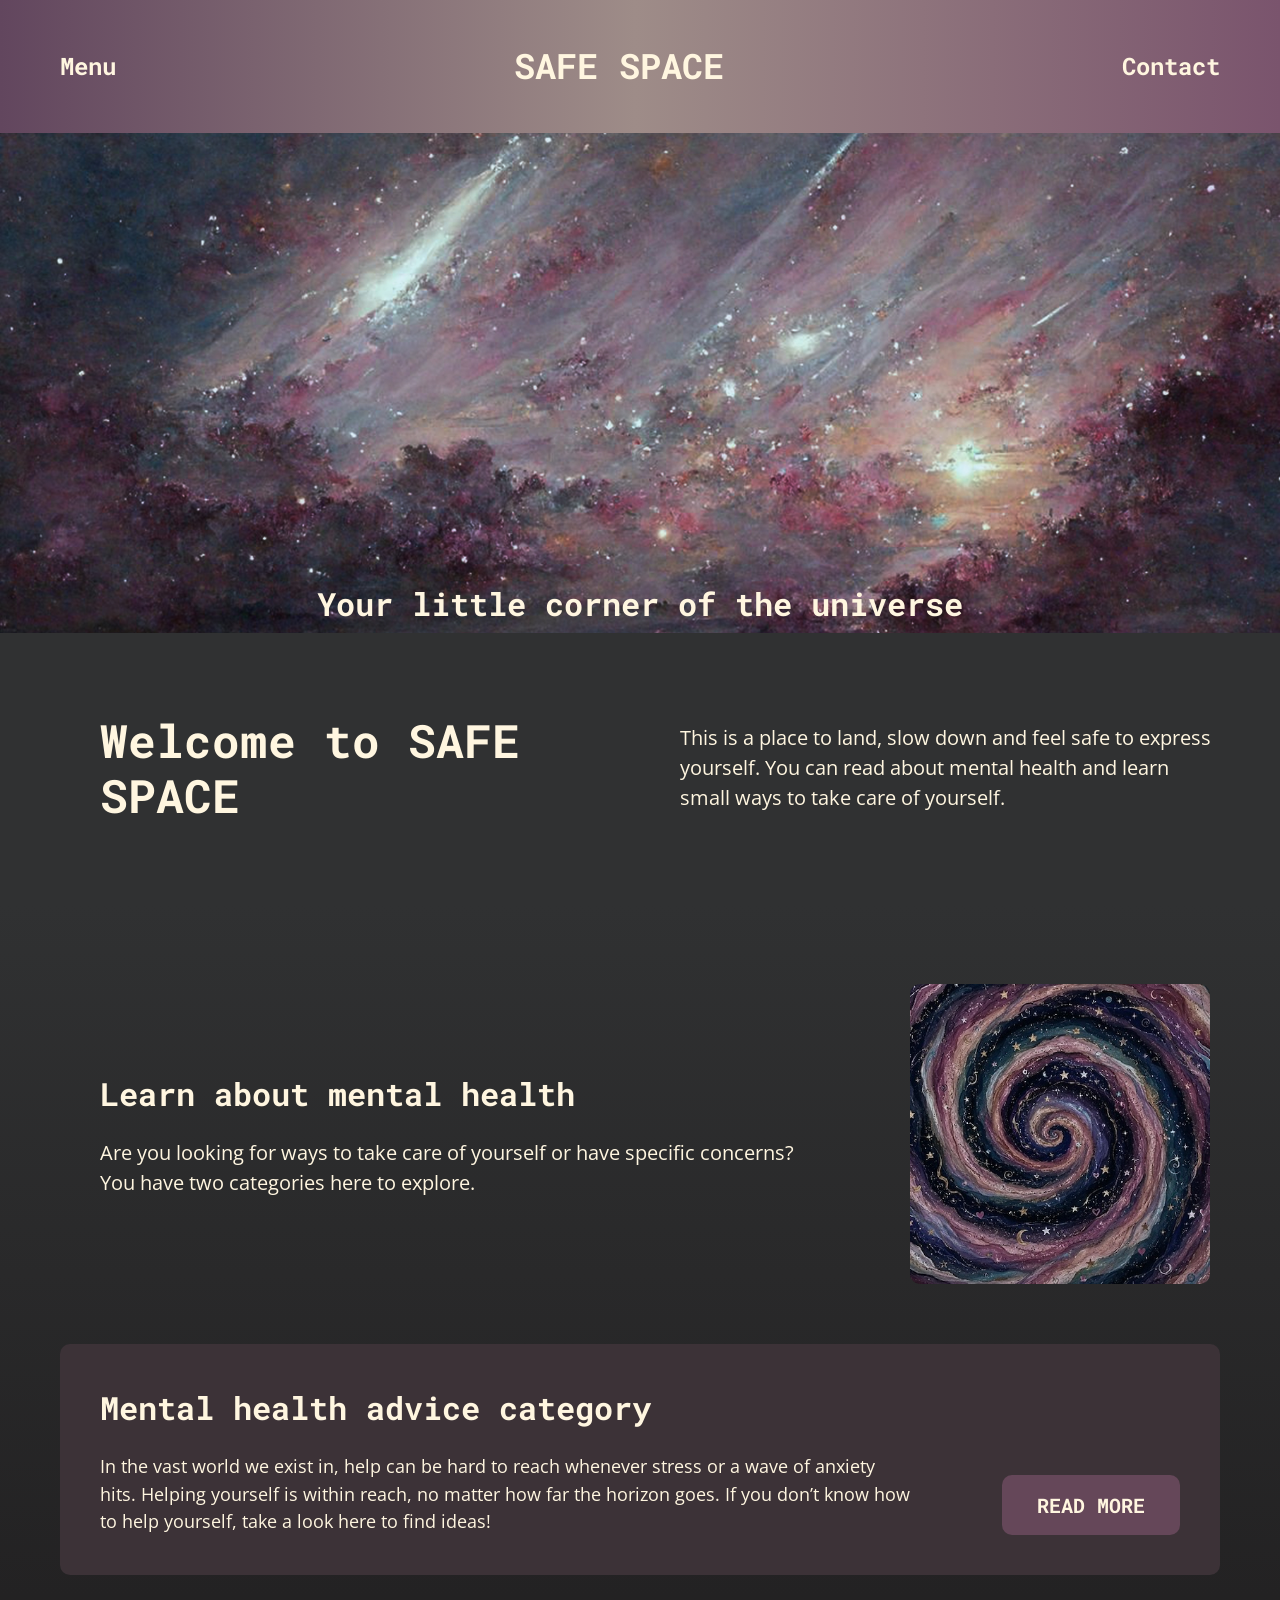
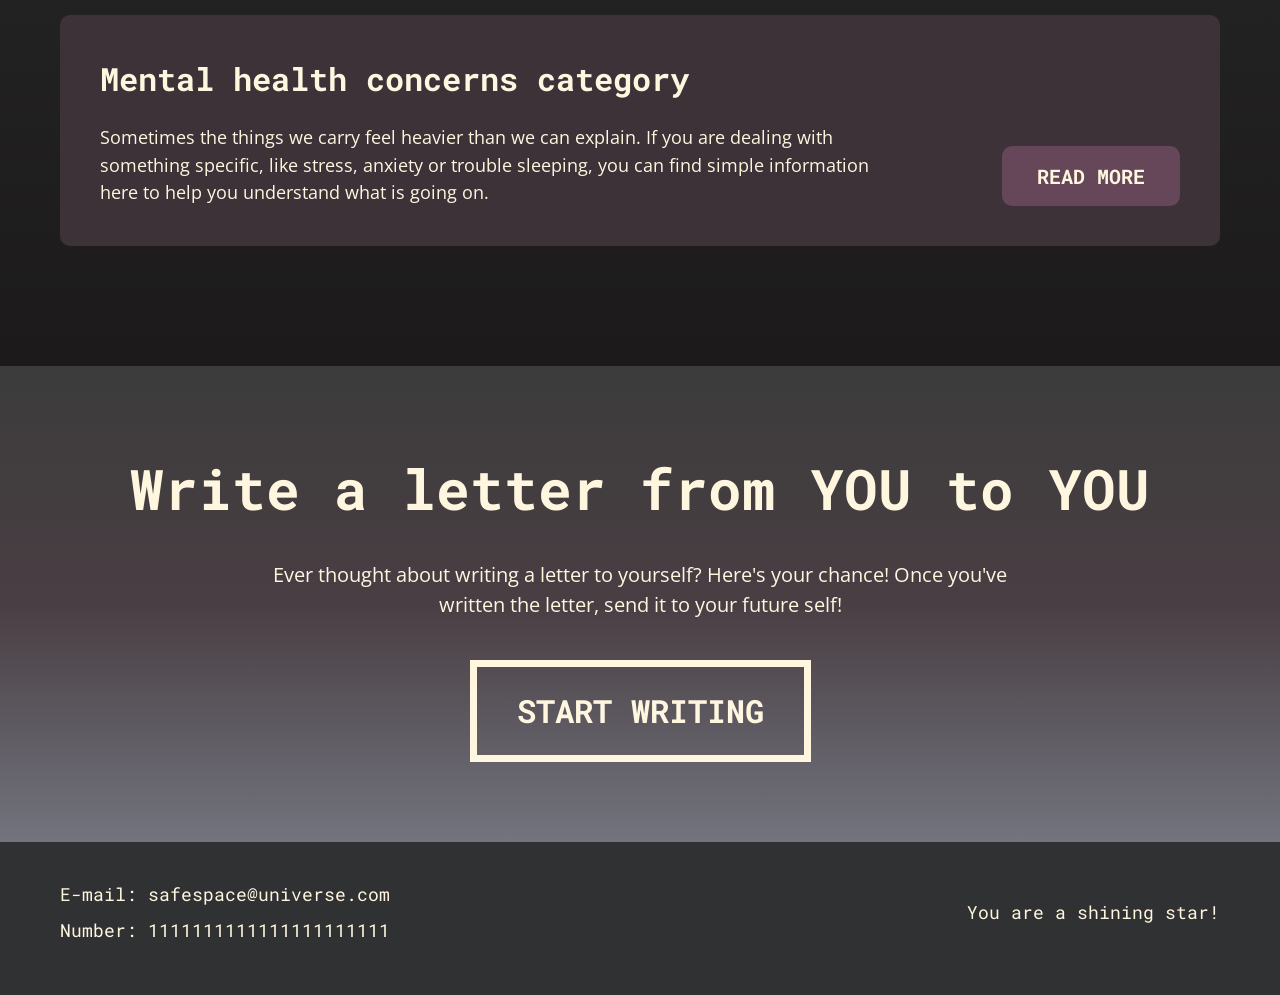
<file: index.html>
<!DOCTYPE html>
<html lang="en">
<head>
    <meta charset="UTF-8">
    <meta name="viewport" content="width=device-width, initial-scale=1.0">
    
    <title>SAFE SPACE</title>

    <link rel="preconnect" href="https://fonts.googleapis.com">
    <link rel="preconnect" href="https://fonts.gstatic.com" crossorigin>
    <link href="https://fonts.googleapis.com/css2?family=Open+Sans:wght@400;700&family=Roboto+Mono:wght@400;700&display=swap" rel="stylesheet">

    <link rel="stylesheet" href="css/style.css">
</head>
<body>


    <header class="header"> 


        <nav class="nav" aria-label="main navigation">
            <a href="index.html">Menu</a>
            <a href="index.html" class="logo">SAFE SPACE</a>
            <a href="contact.html">Contact</a>
        </nav>


    </header>


    <main>


        <section class="hero">


            <img src="images/conceptheroimage.jpg" alt="A painted night sky with bright shooting stars and dark pink clouds" class="hero-image">
            <h1> Your little corner of the universe</h1>


        </section>


        <section class="welcome">

            <h2>Welcome to SAFE SPACE</h2>
            <p>This is a place to land, slow down and feel safe to express yourself. You can read about mental health and learn small ways to take care of yourself.</p>

        </section>


        <section class="mentalhealth">


            <div class="aboutmentalhealth">
                <div>
                    <h2>Learn about mental health</h2>
                    <p>Are you looking for ways to take care of yourself or have specific concerns? You have two categories here to explore.</p>
                </div>
                <img src="images/portal.jpg" alt="A painted purple and blue spiral galaxy">
            </div>


            <article class="category">
                <div class="categorytext">
                    <h3>Mental health advice category</h3>
                    <p>In the vast world we exist in, help can be hard to reach whenever stress or a wave of anxiety hits. Helping yourself is within reach, no matter how far the horizon goes. If you don’t know how to help yourself, take a look here to find ideas!</p>
                </div>
                <a href="advice.html" class="button">READ MORE</a>
            </article>


            <article class="category">
                <div class="categorytext">
                    <h3>Mental health concerns category</h3>
                    <p>Sometimes the things we carry feel heavier than we can explain. If you are dealing with something specific, like stress, anxiety or trouble sleeping, you can find simple information here to help you understand what is going on.</p>
                </div>
                <a href="#" class="button">READ MORE</a>
            </article>


        </section>


        <section class="letter">


            <h2>Write a letter from YOU to YOU</h2>
            <p>Ever thought about writing a letter to yourself? Here's your chance! Once you've written the letter, send it to your future self!</p>
            <a href="#" class="buttonbox">START WRITING</a>


        </section>


    </main>


    <footer class="footer">


        <div>
            <p>E-mail: safespace@universe.com</p>
            <p>Number: 1111111111111111111111</p>
        </div>
        <p>You are a shining star!</p>


    </footer>
    

</body>
</html>
</file>
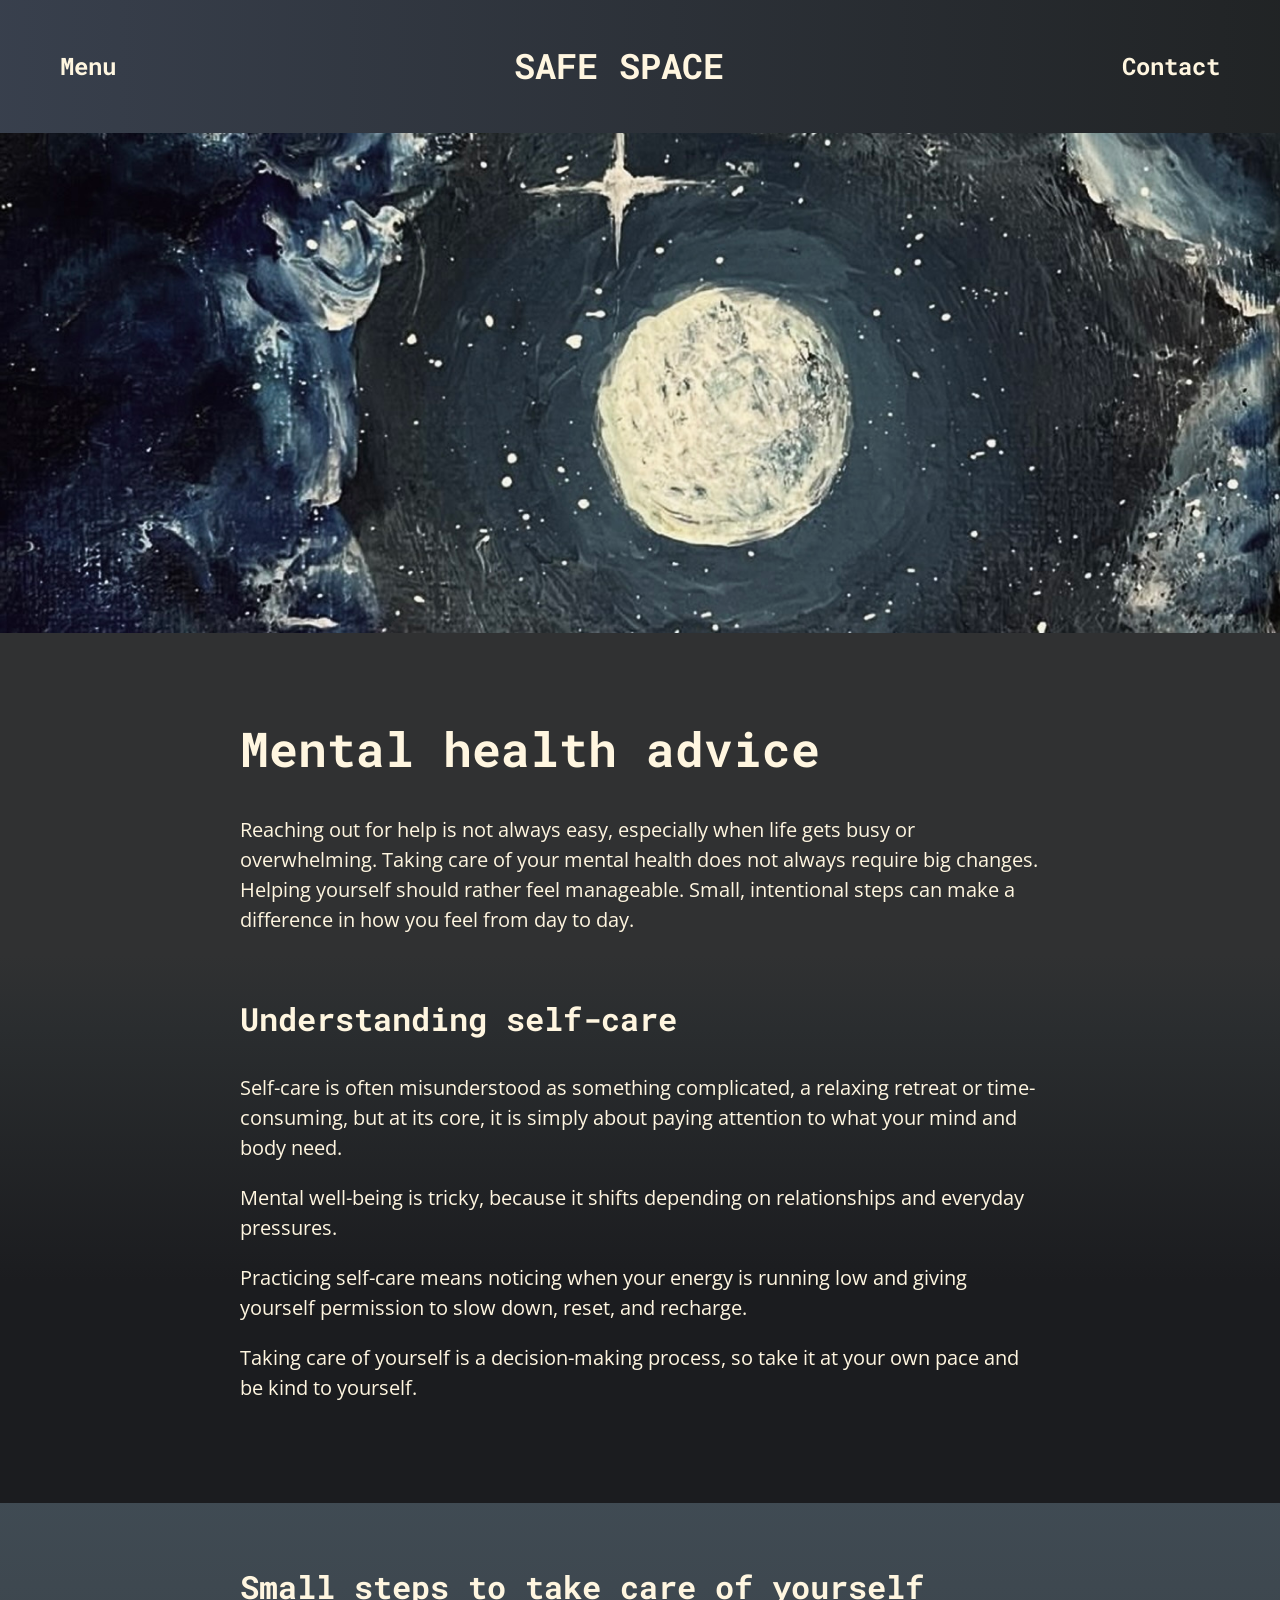
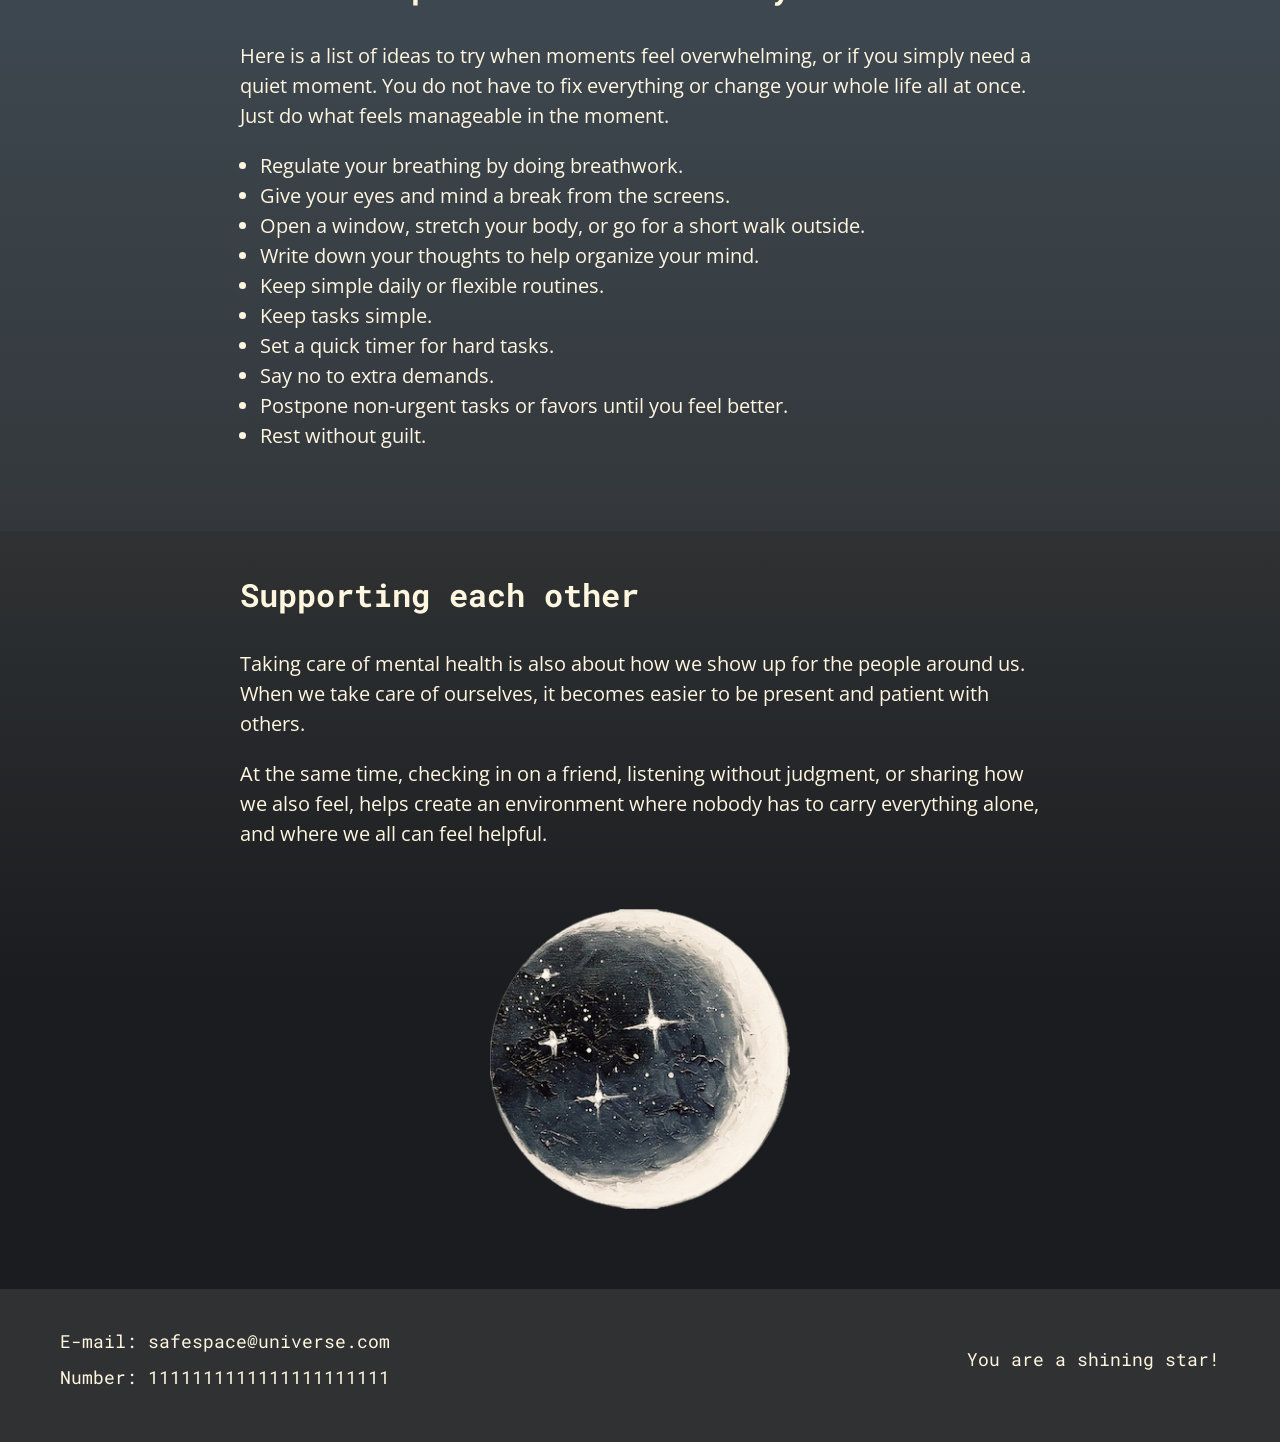
<file: advice.html>
<!DOCTYPE html>
<html lang="en">
<head>
    <meta charset="UTF-8">
    <meta name="viewport" content="width=device-width, initial-scale=1.0">
    <title>mental health dvice SAFE SPACE</title>

    <link rel="preconnect" href="https://fonts.googleapis.com">
    <link rel="preconnect" href="https://fonts.gstatic.com" crossorigin>
    <link href="https://fonts.googleapis.com/css2?family=Open+Sans:wght@400;700&family=Roboto+Mono:wght@400;700&display=swap" rel="stylesheet">

    <link rel="stylesheet" href="css/style.css">

</head>
<body>


    <header class="headeradvice">


        <nav class="nav">
            <a href="#">Menu</a>
            <a href="index.html" class="logo">SAFE SPACE</a>
            <a href="#">Contact</a>
        </nav>


    </header>


    <main>


        <section class="heroadvice">
            <img src="images/heroconceptimage.jpg" alt="A painted full moon, a big bright star surrounded by small stars and clouds in a dark blue night sky" class="hero-image">
        </section>


        <section class="mentalhealthadvice">

            <div class="text">
                <h1>Mental health advice</h1>
                <p>Reaching out for help is not always easy, especially when life gets busy or overwhelming. Taking care of your mental health does not always require big changes. Helping yourself should rather feel manageable. Small, intentional steps can make a difference in how you feel from day to day.</p>
            </div>

        </section>


        <section class="selfcare">

            <div class="text">
                <h2>Understanding self-care</h2>
                <p>Self-care is often misunderstood as something complicated, a relaxing retreat or time-consuming, but at its core, it is simply about paying attention to what your mind and body need.</p>
                <p>Mental well-being is tricky, because it shifts depending on relationships and everyday pressures.</p>
                <p>Practicing self-care means noticing when your energy is running low and giving yourself permission to slow down, reset, and recharge.</p>
                <p>Taking care of yourself is a decision-making process, so take it at your own pace and be kind to yourself.</p>
            </div>

        </section>


        <section class="steps">

            <div class="text">
                <h2>Small steps to take care of yourself</h2>
                <p>Here is a list of ideas to try when moments feel overwhelming, or if you simply need a quiet moment. You do not have to fix everything or change your whole life all at once. Just do what feels manageable in the moment.</p>
            
                <ul class="stepslist">
                    <li>Regulate your breathing by doing breathwork.</li>
                    <li>Give your eyes and mind a break from the screens.</li>
                    <li>Open a window, stretch your body, or go for a short walk outside.</li>
                    <li>Write down your thoughts to help organize your mind.</li>
                    <li>Keep simple daily or flexible routines.</li>
                    <li>Keep tasks simple.</li>
                    <li>Set a quick timer for hard tasks.</li>
                    <li>Say no to extra demands.</li>
                    <li>Postpone non-urgent tasks or favors until you feel better.</li>
                    <li>Rest without guilt.</li>
                </ul>
            <div>
        
        </section>


        <section class="support">

            <div class="text">
                <h2>Supporting each other</h2>
                <p>Taking care of mental health is also about how we show up for the people around us. When we take care of ourselves, it becomes easier to be present and patient with others.</p>
                <p>At the same time, checking in on a friend, listening without judgment, or sharing how we also feel, helps create an environment where nobody has to carry everything alone, and where we all can feel helpful.</p>
            </div>

            <img src="images/moon.png" alt="A painted crescent moon with small stars" class="moon">

        </section>


    </main>


     <footer class="footer">


        <div>
            <p>E-mail: safespace@universe.com</p>
            <p>Number: 1111111111111111111111</p>
        </div>
        <p>You are a shining star!</p>


    </footer>

    
</body>
</html>
</file>
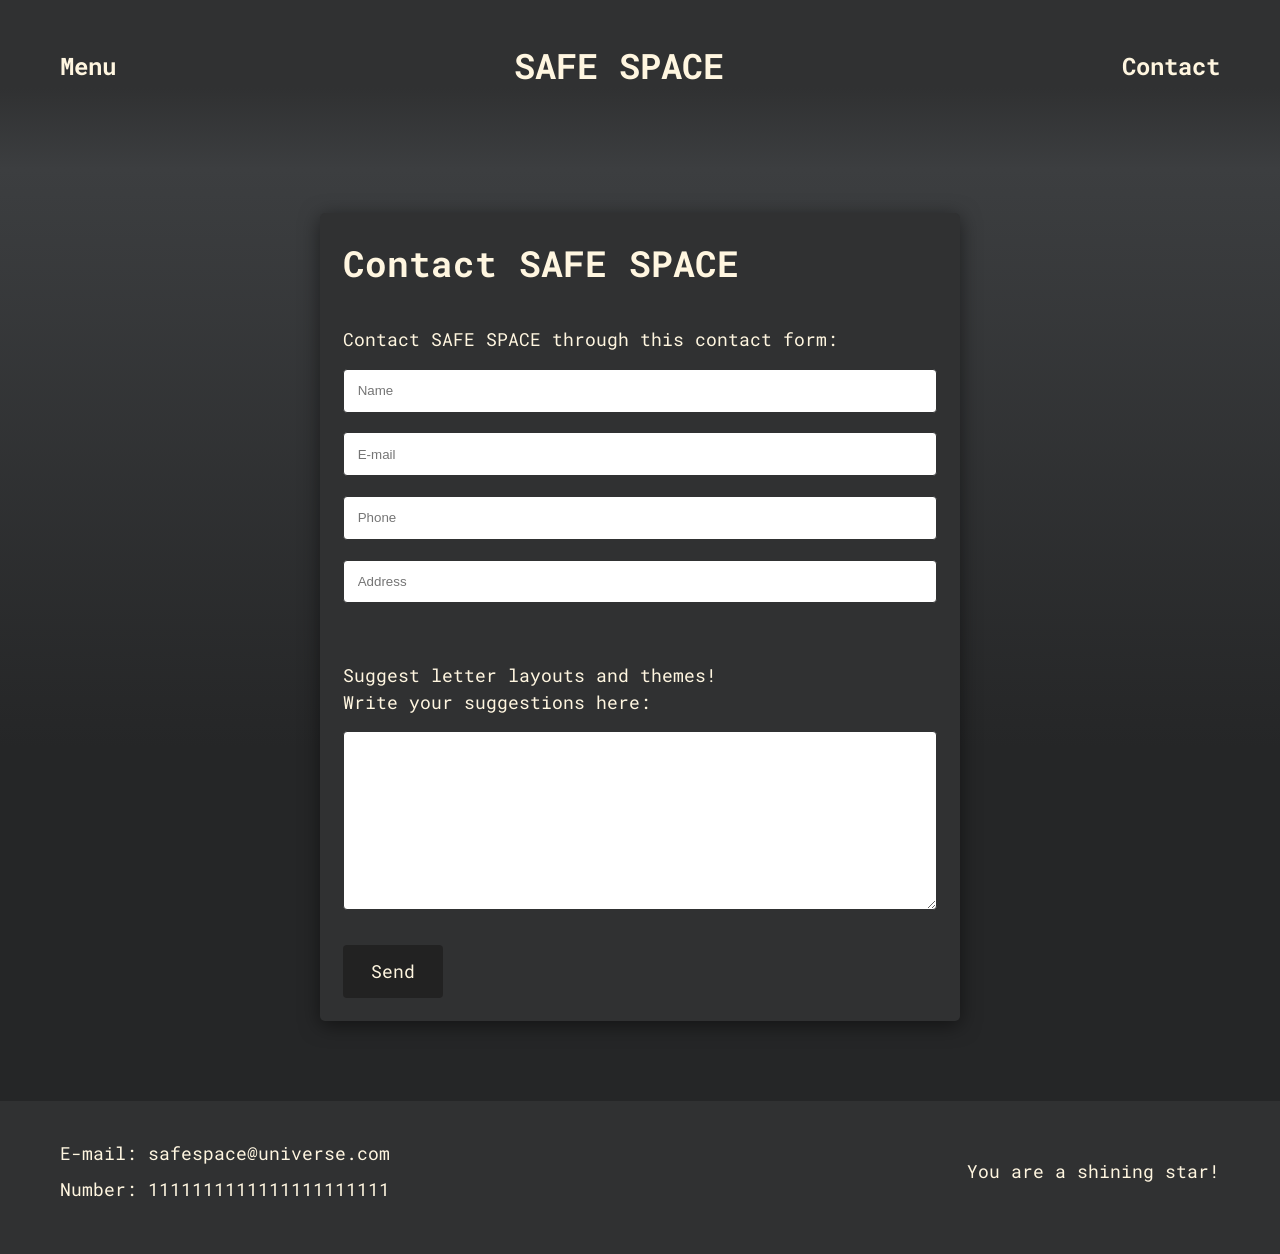
<file: contact.html>
<!DOCTYPE html>
<html lang="en">
<head>
    <meta charset="UTF-8">
    <meta name="viewport" content="width=device-width, initial-scale=1.0">

    <title>Contact form SAFE SPACE</title>

    <link rel="preconnect" href="https://fonts.googleapis.com">
    <link rel="preconnect" href="https://fonts.gstatic.com" crossorigin>
    <link href="https://fonts.googleapis.com/css2?family=Open+Sans:wght@400;700&family=Roboto+Mono:wght@400;700&display=swap" rel="stylesheet">

    <link rel="stylesheet" href="css/style.css">

</head>
<body class="bodycontact">

    <header> 


        <nav class="nav">
            <a href="#">Menu</a>
            <a href="index.html" class="logo">SAFE SPACE</a>
            <a href="#">Contact</a>
		</nav>


	</header>
    
    
    <main class="contactform">


        <h1>Contact SAFE SPACE</h1>
        <p class="contact-text">Contact SAFE SPACE through this contact form:</p>

            <form>


                <label class="visually-hidden" for="name">Name</label>
                <input id="name" type="text" placeholder="Name"> 

                <label class="visually-hidden" for="mail">E-mail</label>
                <input id="mail" type="email" placeholder="E-mail"> 

                <label class="visually-hidden" for="tel">Phone</label>
                <input id="tel" type="tel" placeholder="Phone">

                <label class="visually-hidden" for="address">Address</label>
                <input id="address" type="text" placeholder="Address"> 


                <fieldset class="fieldset">
                    <legend>Suggest letter layouts and themes!</legend>
                    <label class="suggestions" for="suggestions">Write your suggestions here:</label>
                    <textarea id="suggestions" cols="30" rows="10"></textarea>
                </fieldset>


                <input type="submit" name="submit" value="Send" class="submit">


            </form>

       
    </main>


     <footer class="footer">


        <div>
            <p>E-mail: safespace@universe.com</p>
            <p>Number: 1111111111111111111111</p>
        </div>
        <p>You are a shining star!</p>


    </footer>


</body>
</html>
</file>
<file: css/style.css>
* {
   box-sizing: border-box; 
   margin: 0;
   padding:0;
}

body {
    background-color: #303132;
    color: #FFF6E0;
    font-family: "Open Sans", sans-serif;
    font-size: 16px;
    line-height: 1.5;
}

/*header*/ 


.header {
    background: linear-gradient(90deg, #62465E 0%, #9E8C88 49.65%, #7A546D 100%);
    width: 100%;
}

.nav {
    display: flex;
    justify-content: space-between;
    align-items: center;
    padding: 40px 60px;
}

.nav a {
    font-family: "Roboto Mono", monospace;
    font-weight: 700;
    font-size: 1.5rem;
    color:#FFF6E0;
    text-decoration: none;
}

.nav .logo {
    font-size: 2.2rem;
}


/*hero*/


.hero {
    position: relative;
}

.hero-image {
    display: block;
    width: 100%;
    max-height: 500px;
    object-fit: cover;
}

.hero h1 {
    position: absolute;
    bottom: 1%;
    left: 0;
    width: 100%;
    text-align: center;
    font-family: "Roboto Mono", monospace;
    font-size: 2rem;
    color:#FFF6E0
}


/*welcome*/


.welcome {
    display: flex;
    flex-wrap: wrap;
    justify-content: space-between;
    align-items: center;
    gap: 40px;
    padding: 80px 60px;
}

.welcome h2 {
    flex: 1;
    max-width: 590px;
    font-family: "Roboto Mono", monospace;
    font-style: normal;
    font-size: 2.90rem;
    font-weight: 700;
    line-height: 1.2;
    margin-left: 40px;
}

.welcome p {
    flex: 1;
    max-width: 577px;
    font-family: "Open Sans", sans-serif;
    font-size: 1.25rem;
    line-height: 1.5;
}


/*mental health*/


.mentalhealth {
    background: linear-gradient(180deg, #303132 0%, #1C1A1B 100%);
    padding: 80px 60px;
}

.aboutmentalhealth {
    display: flex;
    justify-content: space-between;
    align-items: center;
    gap: 40px;
    margin-bottom: 60px;
    margin-right: 10px;
    margin-left: 40px;
}

.aboutmentalhealth h2 {
    font-family: "Roboto Mono", monospace;
    font-size: 2rem; 
    margin-bottom: 20px;
}

.aboutmentalhealth p {
    font-family: "Open Sans", sans-serif;
    font-size: 1.25rem;
    max-width: 700px;
}

.aboutmentalhealth img {
    width: 300px;
    height: 300px;
    object-fit: cover;
    border-radius: 10px; 
}


/*categories*/


.category {
    background-color: #3C3237; 
    border-radius: 10px; 
    padding: 40px;
    margin-bottom: 40px;
    display: flex;
    justify-content: space-between;
    align-items: flex-end;
    gap: 30px;
}

.categorytext {
    max-width: 75%;
}

.category h3 {
    font-family: "Roboto Mono", monospace;
    font-size: 2rem; 
    margin-bottom: 20px;
}

.category p {
    font-family: "Open Sans", sans-serif;
    font-size: 1.15rem;
    line-height: 1.5;
}


/*READ MORE*/


.button {
    display: inline-block;
    background-color: #654759; 
    border-radius: 10px; 
    color: #FFF6E0;
    padding: 15px 35px;
    text-decoration: none;
    font-family: "Roboto Mono", monospace;
    font-size: 1.25rem; 
    font-weight: 700;
    white-space: nowrap;
}


/*letter*/


.letter {
    background: linear-gradient(180deg, #3C3C3C 0%, #493E43 50%, #72747E 100%);
    padding: 80px 60px;
    text-align: center;
}

.letter h2 {
    font-family: "Roboto Mono", monospace;
    font-size: 3.5rem; 
    margin-bottom: 30px;
}

.letter p {
    font-family: "Open Sans", sans-serif;
    font-size: 1.25rem;
    max-width: 800px;
    margin: 0 auto 40px auto;
}


/*START WRITING*/


.buttonbox {
    display: inline-block;
    border: 7px solid #FFF6E0; 
    color: #FFF6E0;
    padding: 20px 40px;
    font-family: "Roboto Mono", monospace;
    font-size: 2rem; 
    font-weight: 700;
    text-decoration: none;
    text-align: center;
}


/*footer*/


.footer {
    background-color: #303132;
    padding: 40px 60px;
    display: flex;
    justify-content: space-between;
    align-items: center;
}

.footer p {
    font-family: "Roboto Mono", monospace;
    font-size: 1.1rem;
    margin-bottom: 10px;
}


/*advice*/

/*header*/

.headeradvice {
background: linear-gradient(90deg, rgba(62, 74, 96, 0.58) 0%, rgba(22, 26, 28, 0.58) 100%);

}

.mentalhealthadvice {
    padding: 80px 60px 0 60px;
}

/*text*/

.text {
    max-width: 800px;
    margin: 0 auto;
}

/*text h1 font*/

.text h1 {
    font-family: "Roboto Mono", monospace;
    font-size: 3rem;
    margin-bottom: 30px;
}

/*text h2 font*/

.text h2 {
    font-family: "Roboto Mono", monospace;
    font-size: 2rem;
    margin-bottom: 30px;  
}

/*text p font*/ 

.text p {
    font-family: "Open Sans", sans-serif;
    font-size: 1.25rem;
    margin-bottom: 20px;
}

/*selfcare, support*/

.selfcare,
.support {
    background: linear-gradient(180deg, #303132 0%, #2A2D2F 13.46%, #1B1C1F 59.62%);
    padding: 40px 60px 80px 60px;
}

/*selfcare steps*/

.steps {
    background: linear-gradient(180deg, rgba(75, 93, 107, 0.58) 0%, rgba(54, 62, 69, 0.488) 100%);
    padding: 60px;
}

.stepslist {
    font-size: 1.25rem;
    margin-bottom: 20px;
    padding-inline-start: 20px;
}

/*moon image png*/

.moon {
    display: block;
    width: 300px;
    max-width: 100%;
    margin: 60px auto 0 auto;
}




/*contact form*/

/*header*/

.bodycontact {
    background: linear-gradient(180deg, #303132 7%, #3c3e40 13.46%, #252627 59.62%);
    padding: 0;
}

.contactform {
  border-radius: 5px;
  background-color: #303132;
  padding: 1.3em;
  width: 50%;
  margin-top: 20px;
  margin: 80px; 
  margin-left: auto;
  margin-right: auto;
  font-family: "Roboto Mono", monospace;
  font-size: 18px;
  font-style: normal;
  box-shadow: 0 4px 20px rgba(0, 0, 0, 0.5);

}

.contactform h1 {
    margin-bottom: 1em;
}

.contact-text {
    margin-bottom: 0.5em;
}


input[type=text], input[type=email], input[type=tel], textarea{
    width: 100%;
    padding: 1em;
    border: 1px solid #303132;
    border-radius: 4px;
    margin-top: 0.5em;
    margin-bottom: 1em;
    box-sizing: border-box;
}

fieldset {
    border: none;
    margin-top: 2.5em;
    margin-bottom: 0.8em;
    font-family: "Roboto Mono", monospace;
    font-size: 18px;
    font-style: normal;
    box-sizing: border-box;
} 

.suggestions {
    display: block;
    margin-bottom: 0.5em;
}

input[type=submit]{
    background-color: #222222;
    color: #FFF6E0;
    padding: 0.8em 1.5em;
    border:none;
    border-radius: 4px;
    width: 100px;
    font-size: 18px;
    font-family: "Roboto Mono", monospace;
    font-style: normal;
    cursor: pointer;
}

input[type=submit]:hover{
    background-color: #575757;
}

/*Andre style elementer*/

.visually-hidden{ /*WCAG defineret class som fjerner element fra skærm, men som stadig kan læses af skærmlæseren*/
	border: 0;
	clip: rect(0 0 0 0);
	height: 1px;
	margin: -1px;
	overflow: hidden;
	padding: 0;
	position: absolute;
	width: 1px;
}


/*Responsiv tilpasning*/

@media only screen and (max-width: 850px){
	main{
		width: 100% !important;
	}
	body{
		margin: 0;
	}
	header{
		margin-bottom: 0;
	}
}

/*mobile*/

@media (max-width: 600px) {

    /*header*/

    .nav {
        padding: 20px;
    }

    .nav a {
        font-size: 1rem;
    }

    .nav .logo {
        font-size: 1.4rem;
    }


    /*hero*/

    .hero-image {
        max-height: 250px;
    }

    .hero h1 {
        font-size: 1.5rem;
        bottom: 8%;
    }


    /*welcome*/

    .welcome {
        flex-direction: column;
        align-items: flex-start;
        padding: 40px 20px;
        gap: 20px;
    }

    .welcome h2,
    .welcome p {
        flex: none;
        max-width: 100%;
    }

    .welcome h2 {
        font-size: 2.5rem;
    }

    .welcome p {
        font-size: 1.1rem;
    }


    /*mental health*/

    .mentalhealth {
        padding: 40px 20px;
    }

    .aboutmentalhealth {
        flex-direction: column;
        align-items: flex-start;
        margin-bottom: 40px;
    }

    .aboutmentalhealth h2 {
        font-size: 1.8rem;
    }

    .aboutmentalhealth p {
        font-size: 1.1rem;
    }

    .aboutmentalhealth img {
        max-width: 100%;
        height: auto;
    }

    .category {
        flex-direction: column;
        align-items: flex-start;
        padding: 24px;
    }

    .categorytext {
        max-width: 100%;
    }

    .category h3 {
        font-size: 1.4rem;
    }

    .category p {
        font-size: 1.1rem;
    }

    .button {
        font-size: 1rem;
        padding: 12px 24px;
    }


    /*letter*/

    .letter {
        padding: 40px 20px;
    }

    .letter h2 {
        font-size: 2rem;
    }

    .letter p {
        font-size: 1.1rem;
    }

    .buttonbox {
        font-size: 1.25rem;
        border-width: 4px;
        padding: 14px 28px;
    }


    /*footer*/

    .footer {
        flex-direction: column;
        align-items: flex-start;
        padding: 30px 20px;
    }


    /*advice*/

    .advicetop {
        padding: 40px 20px 0 20px;
    }

    .selfcare,
    .support {
        padding: 30px 20px 60px 20px;
    }

    .steps {
        padding: 40px 20px;
    }

    .textcolumn h1 {
        font-size: 2.2rem;
    }

    .textcolumn h2 {
        font-size: 1.5rem;
    }

    .textcolumn p,
    .steplist li {
        font-size: 1.1rem;
    }

    .moon {
        width: 200px;
    }

}
</file>
